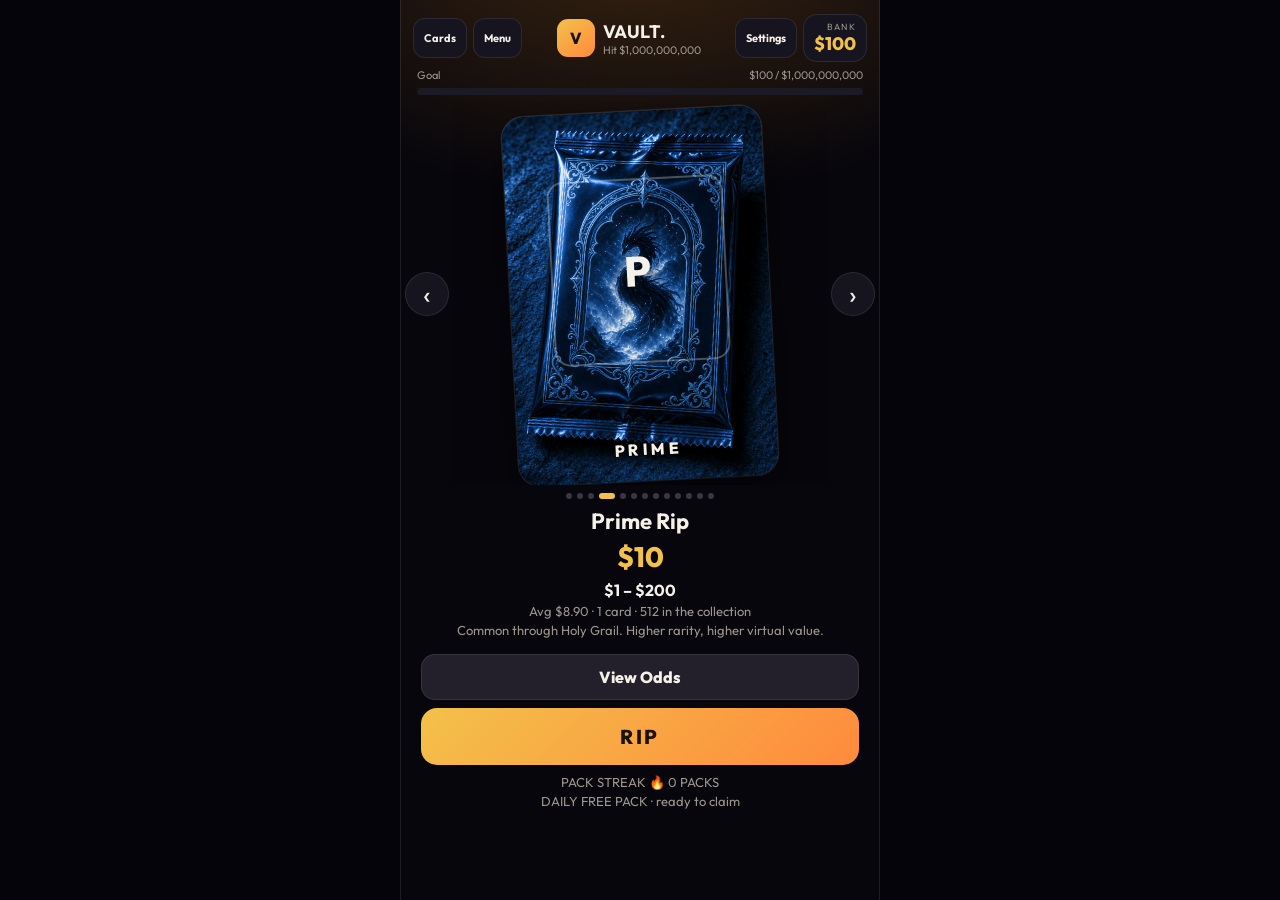
<file: index.html>
<!DOCTYPE html>
<html lang="en">
  <head>
    <meta charset="UTF-8" />
    <meta name="viewport" content="width=device-width, initial-scale=1, maximum-scale=1, viewport-fit=cover, user-scalable=no" />
    <meta name="theme-color" content="#07060c" />
    <meta name="apple-mobile-web-app-capable" content="yes" />
    <title>VAULT.</title>
    <link rel="stylesheet" href="css/style.css?v=8" />
    <link rel="preconnect" href="https://fonts.googleapis.com" />
    <link rel="preconnect" href="https://fonts.gstatic.com" crossorigin />
    <link
      href="https://fonts.googleapis.com/css2?family=Cinzel:wght@700&family=Outfit:wght@400;500;700;800&display=swap"
      rel="stylesheet"
    />
  </head>
  <body>
    <div id="app">
      <header class="topbar">
        <div class="side-btns">
          <button class="icon-btn" id="binderBtn" type="button">Cards</button>
          <button class="icon-btn" id="menuBtn" type="button">Menu</button>
        </div>
        <div class="brand">
          <span class="brand-mark">V</span>
          <div>
            <h1>VAULT.</h1>
            <p>Hit $1,000,000,000</p>
          </div>
        </div>
        <div class="wallet-wrap">
          <button class="icon-btn" id="settingsBtn" type="button">Settings</button>
          <div class="wallet">
            <span class="wallet-label">Bank</span>
            <span class="wallet-amount" id="balance">$100</span>
          </div>
        </div>
      </header>

      <div class="goal">
        <div class="goal-row">
          <span>Goal</span>
          <span id="goalText">$0 / $1,000,000,000</span>
        </div>
        <div class="goal-track"><i id="goalBar"></i></div>
      </div>

      <main id="browse">
        <div class="carousel">
          <button class="nav-arrow" id="prevBtn" type="button" aria-label="Previous pack">‹</button>
          <div class="viewport" id="viewport">
            <div class="track" id="track"></div>
          </div>
          <button class="nav-arrow" id="nextBtn" type="button" aria-label="Next pack">›</button>
        </div>
        <div class="dots" id="dots"></div>
        <section class="pack-info" id="packInfo"></section>
      </main>
    </div>

    <div id="open-overlay" class="overlay" hidden>
      <canvas id="fx"></canvas>
      <div id="flash"></div>
      <div id="open-stage"></div>
    </div>

    <div id="odds-overlay" class="overlay sheet" hidden></div>
    <div id="binder-overlay" class="overlay sheet" hidden></div>
    <div id="hub-overlay" class="overlay sheet" hidden></div>
    <div id="settings-overlay" class="overlay sheet" hidden></div>
    <div id="confirm-pop" class="overlay modal" hidden></div>
    <div id="modal" class="overlay modal" hidden></div>
    <div id="toast" class="toast" hidden></div>

    <script src="js/data.js?v=8"></script>
    <script src="js/catalog.js?v=8"></script>
    <script src="js/audio.js?v=5"></script>
    <script src="js/fx.js?v=3"></script>
    <script src="js/app.js?v=8"></script>
    <script src="js/menus.js?v=3"></script>
    <script src="js/features.js?v=8"></script>
  </body>
</html>
</file>
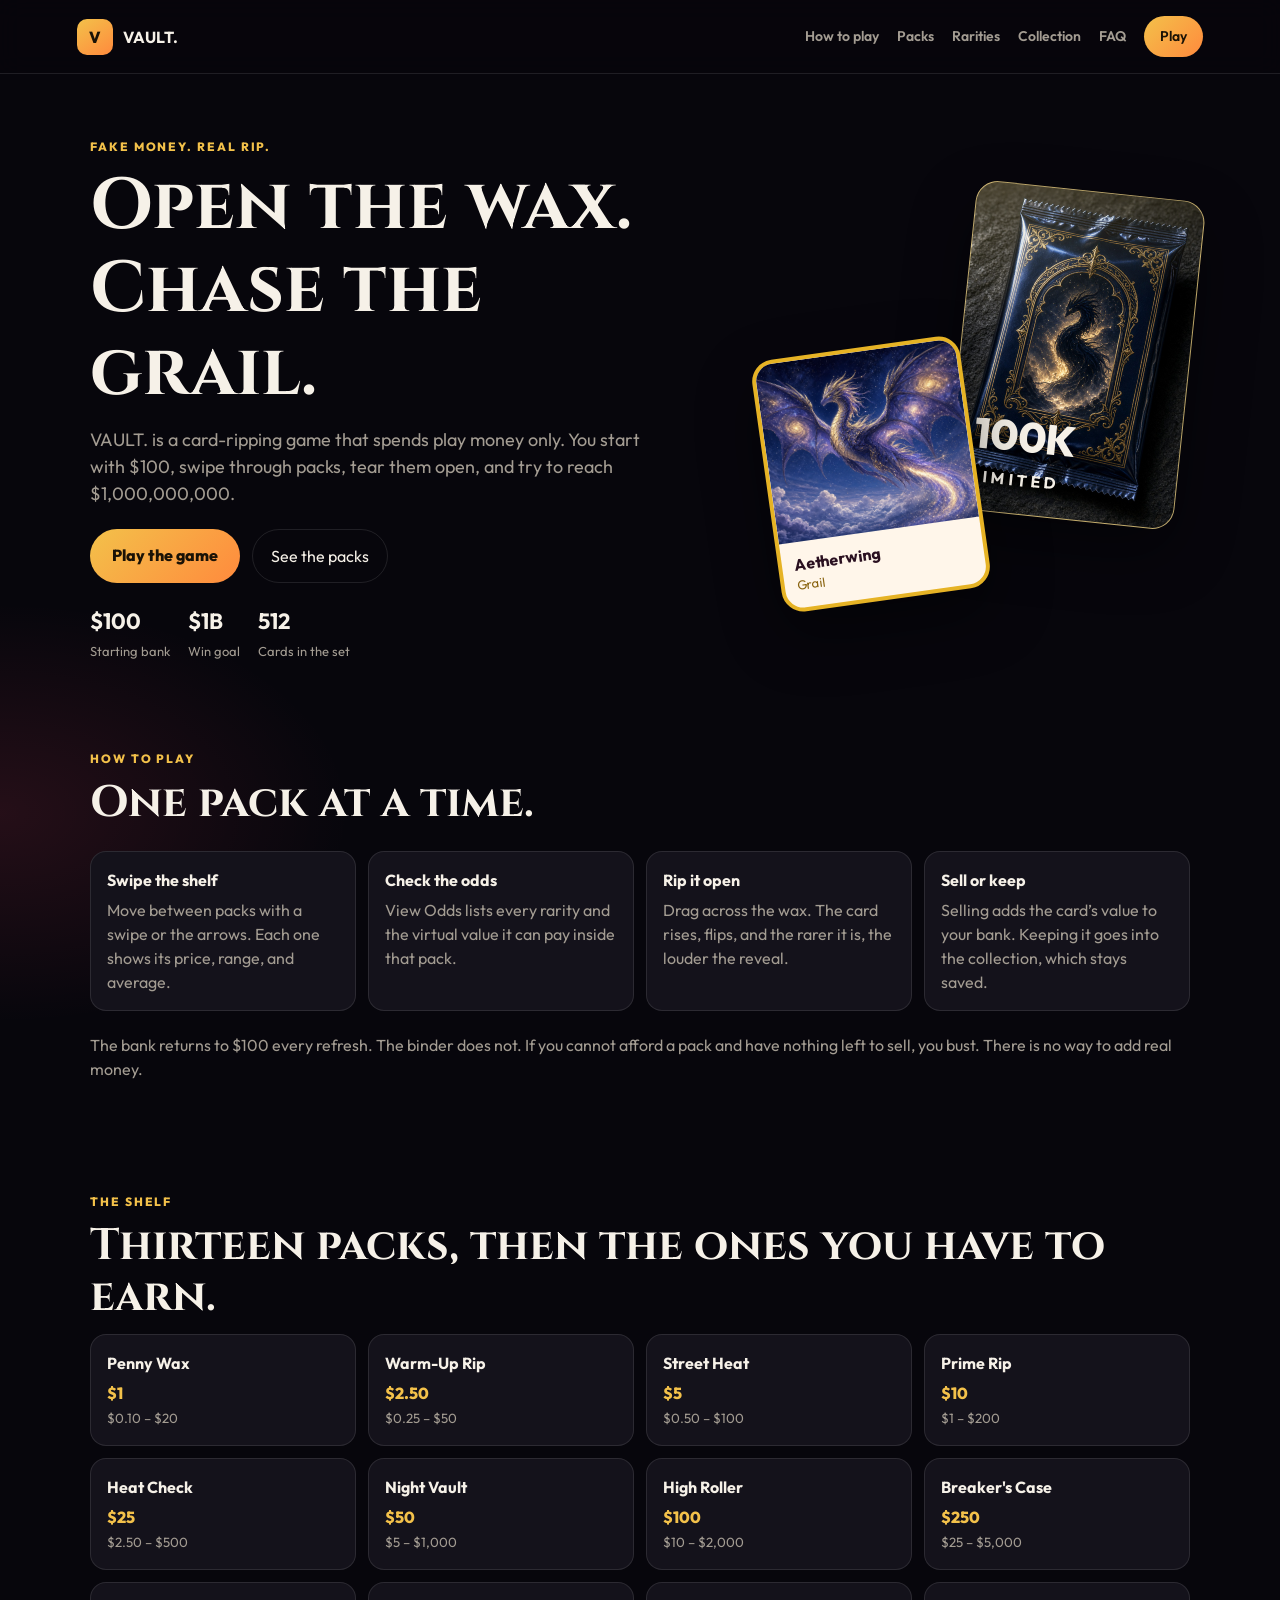
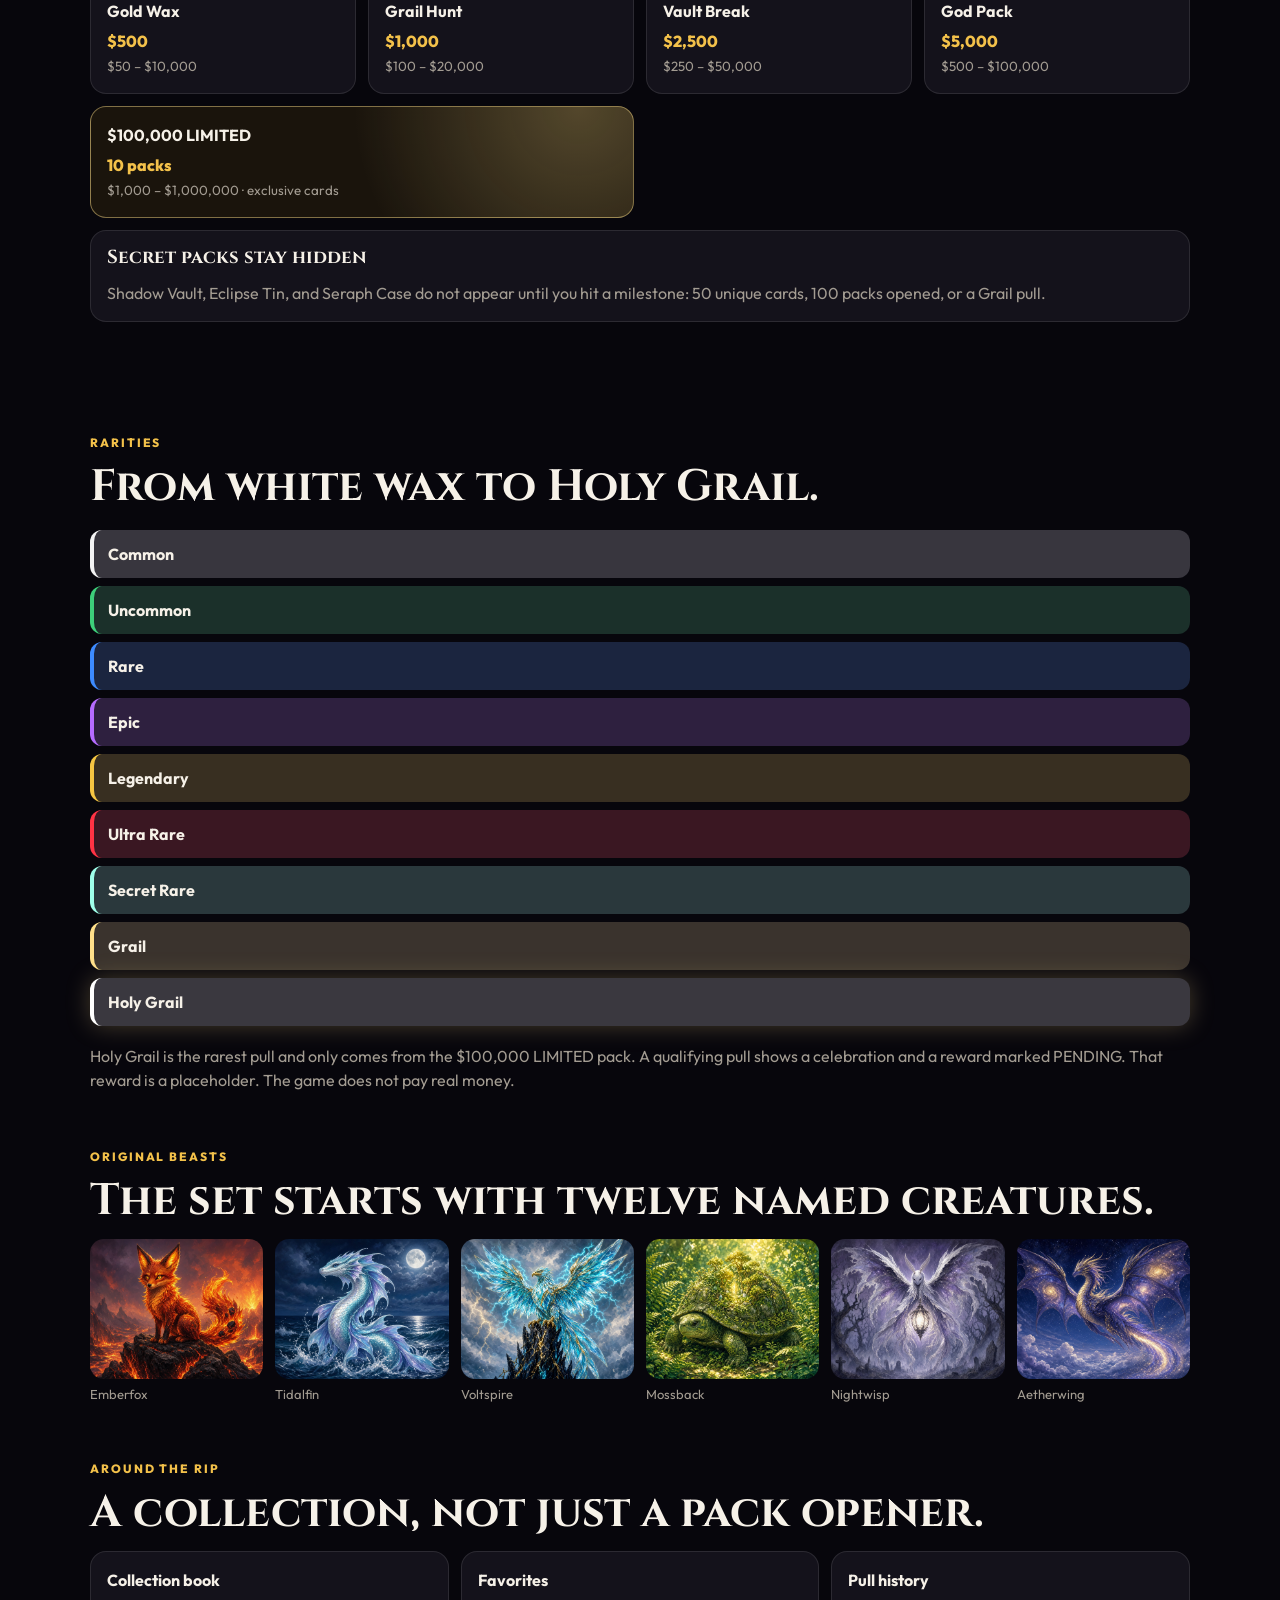
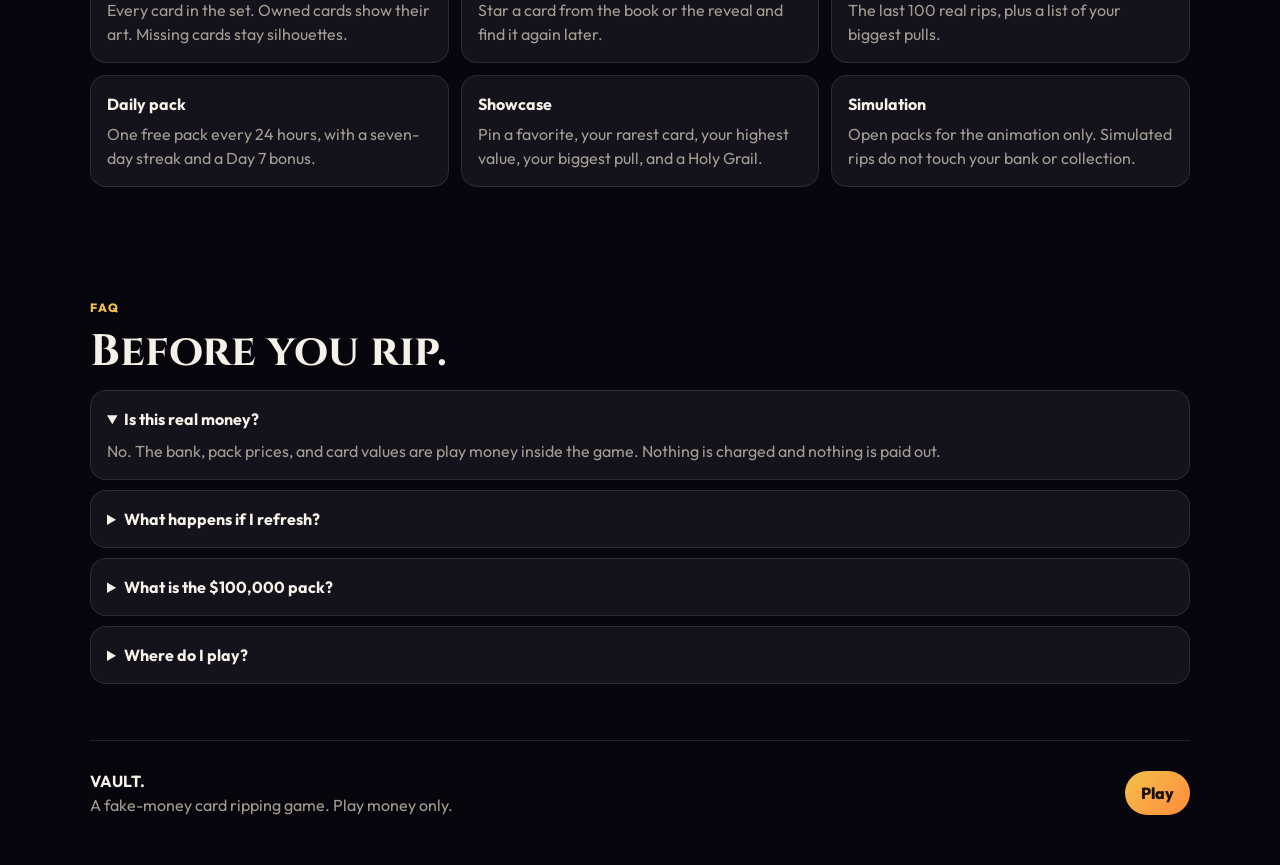
<file: mr-gamble/index.html>
﻿<!DOCTYPE html>
<html lang="en">
  <head>
    <meta charset="UTF-8" />
    <meta http-equiv="refresh" content="0; url=/vault/index.html" />
    <title>VAULT.</title>
    <script>location.replace("/vault/index.html");</script>
  </head>
  <body>
    <p><a href="/vault/index.html">VAULT.</a></p>
  </body>
</html>
</file>
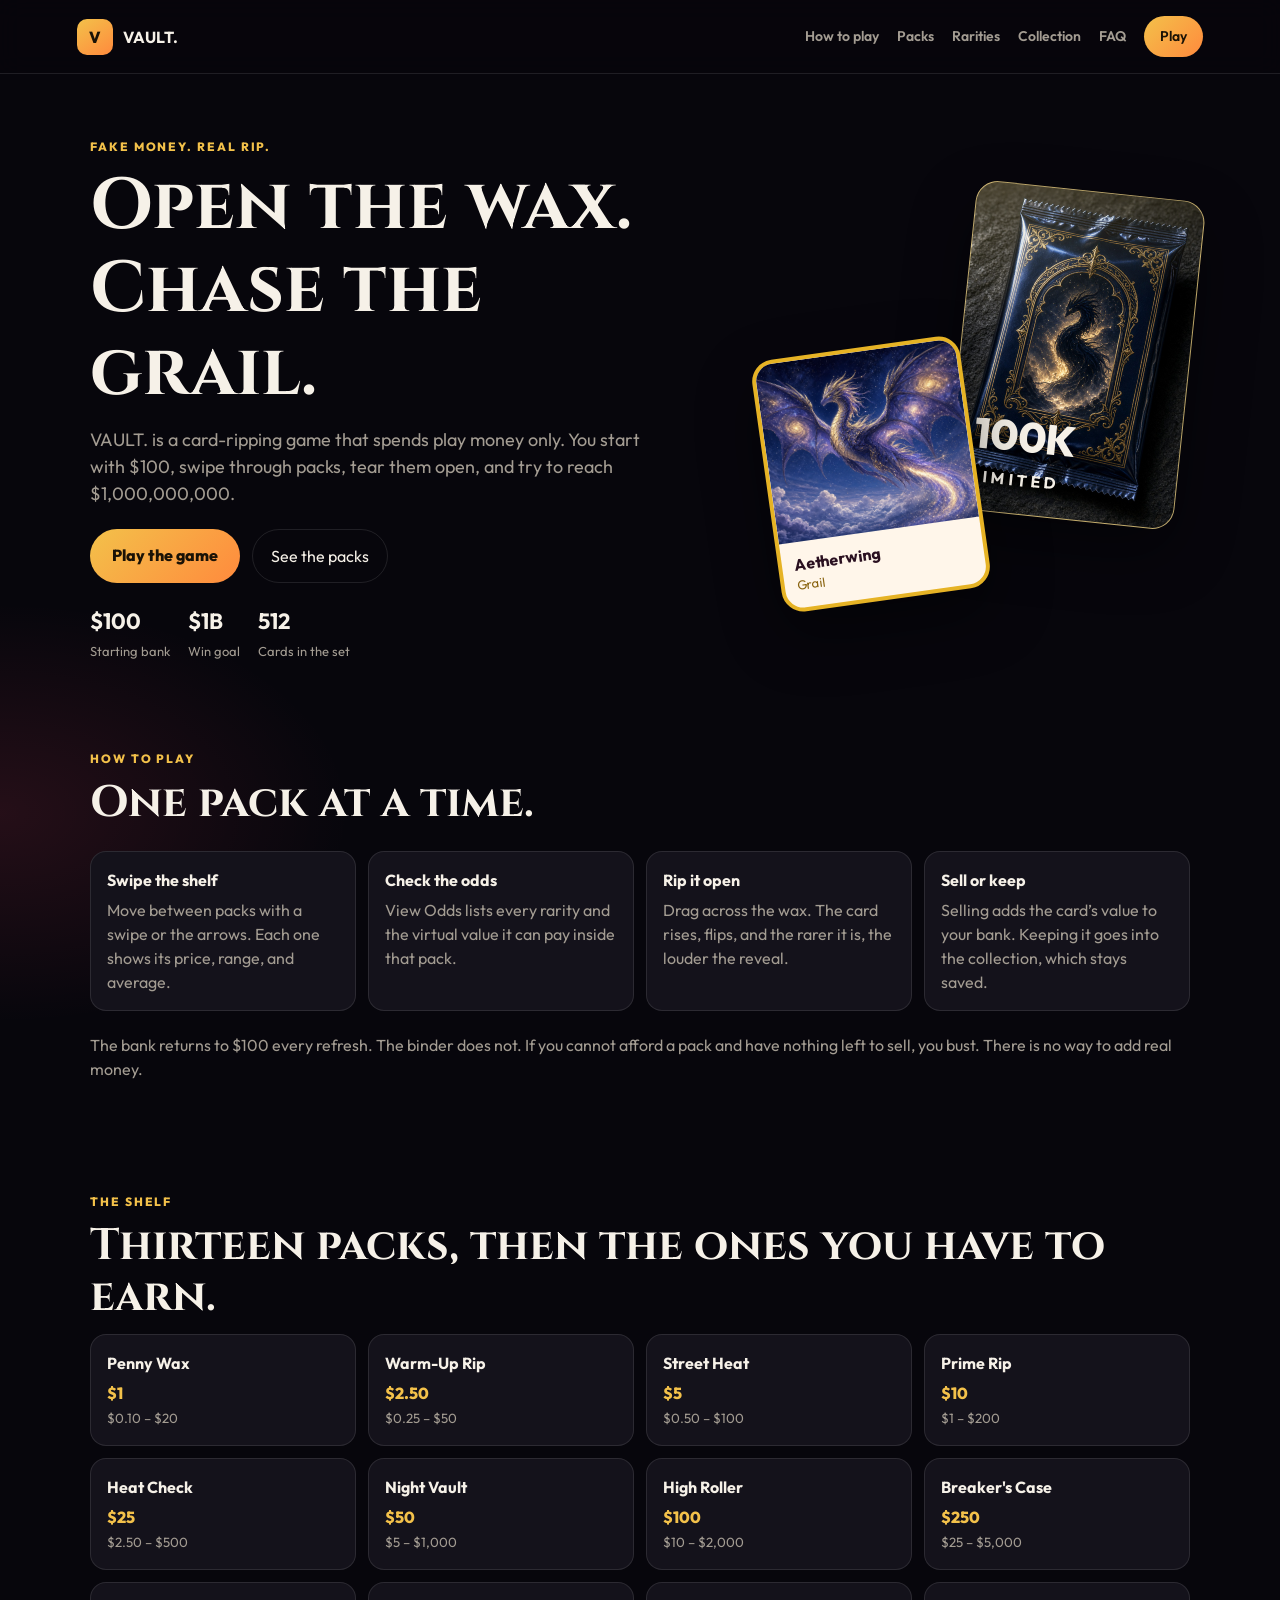
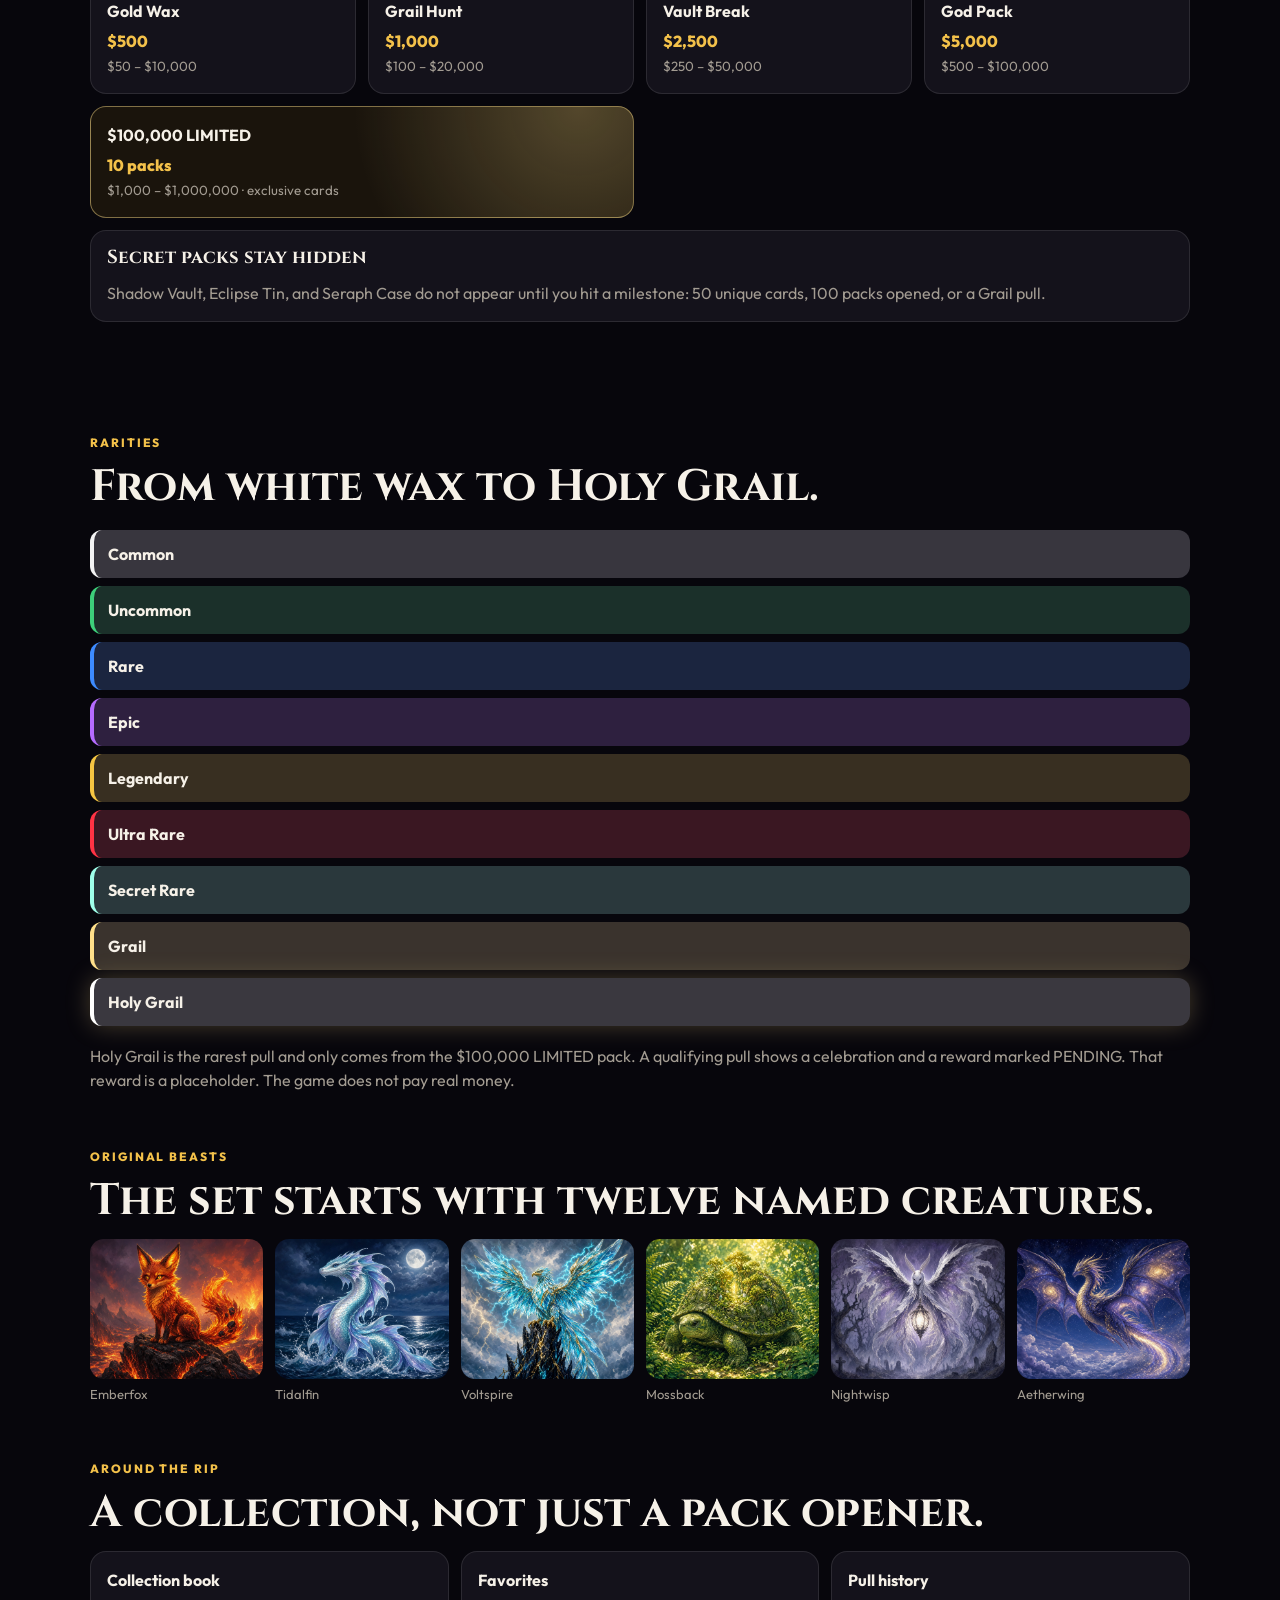
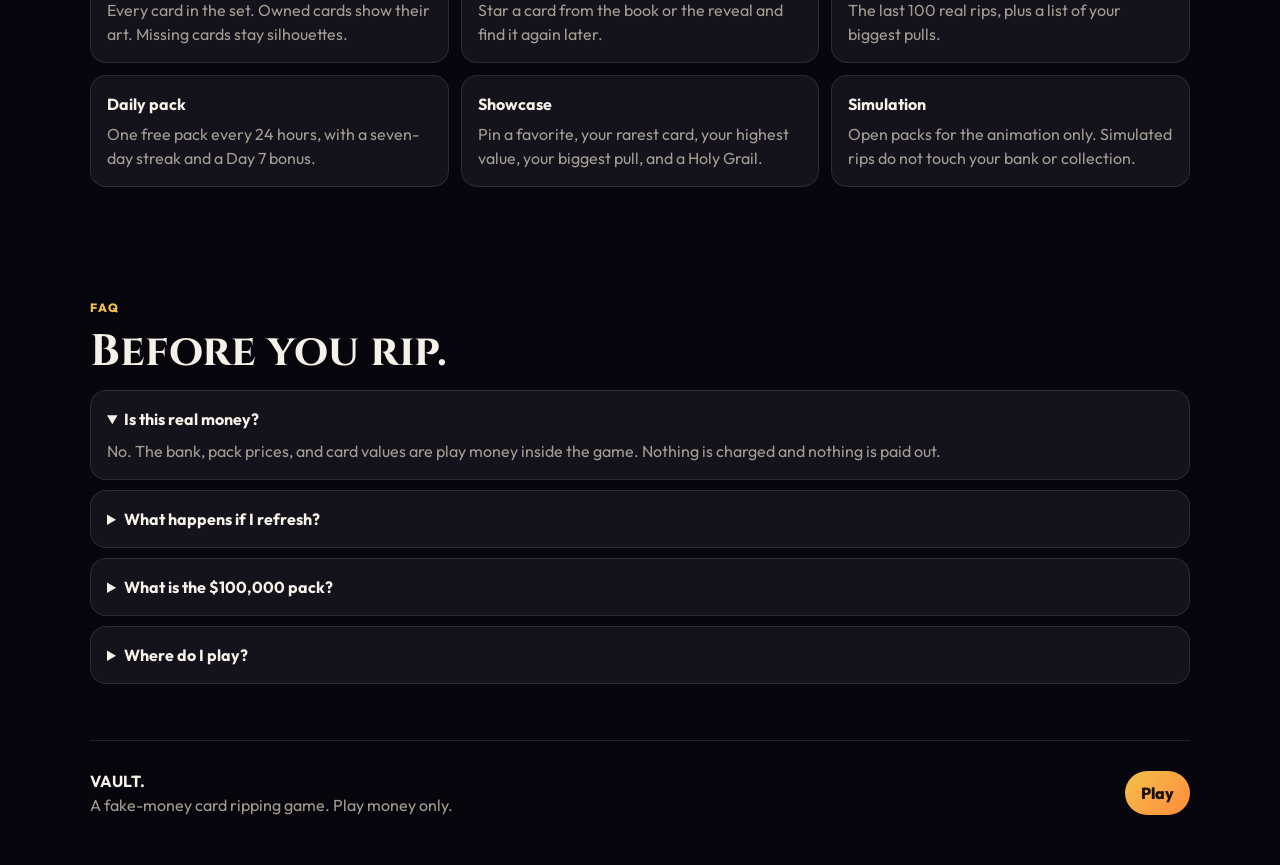
<file: vault/index.html>
<!DOCTYPE html>
<html lang="en">
  <head>
    <meta charset="UTF-8" />
    <meta name="viewport" content="width=device-width, initial-scale=1" />
    <meta name="description" content="VAULT. is a fake-money card ripping game. Start with $100, open packs, and try to hit $1,000,000,000." />
    <title>VAULT. — Card ripping, fake money</title>
    <link rel="preconnect" href="https://fonts.googleapis.com" />
    <link rel="preconnect" href="https://fonts.gstatic.com" crossorigin />
    <link href="https://fonts.googleapis.com/css2?family=Cinzel:wght@700&family=Outfit:wght@400;500;600;700;800&display=swap" rel="stylesheet" />
    <link rel="stylesheet" href="site.css" />
  </head>
  <body>
    <header class="nav">
      <a class="brand" href="#top">
        <span>V</span>
        <strong>VAULT.</strong>
      </a>
      <button class="nav-toggle" type="button" aria-expanded="false" aria-controls="nav-links">Menu</button>
      <nav id="nav-links">
        <a href="#play">How to play</a>
        <a href="#packs">Packs</a>
        <a href="#rarities">Rarities</a>
        <a href="#collection">Collection</a>
        <a href="#faq">FAQ</a>
        <a class="play" href="../index.html">Play</a>
      </nav>
    </header>

    <main id="top">
      <section class="hero">
        <div class="hero-copy">
          <p class="kicker">Fake money. Real rip.</p>
          <h1>Open the wax. Chase the grail.</h1>
          <p class="lede">
            VAULT. is a card-ripping game that spends play money only. You start with $100, swipe through packs, tear them open, and try to reach $1,000,000,000.
          </p>
          <div class="hero-actions">
            <a class="play big" href="../index.html">Play the game</a>
            <a class="quiet" href="#packs">See the packs</a>
          </div>
          <ul class="facts">
            <li><b>$100</b><span>Starting bank</span></li>
            <li><b>$1B</b><span>Win goal</span></li>
            <li><b>512</b><span>Cards in the set</span></li>
          </ul>
        </div>
        <div class="hero-stage" aria-hidden="true">
          <article class="wax">
            <em>100K</em>
            <strong>LIMITED</strong>
          </article>
          <article class="tcg">
            <img src="../assets/aetherwing.png" alt="" />
            <div>
              <b>Aetherwing</b>
              <span>Grail</span>
            </div>
          </article>
        </div>
      </section>

      <section id="play" class="panel">
        <p class="kicker">How to play</p>
        <h2>One pack at a time.</h2>
        <ol class="steps">
          <li>
            <b>Swipe the shelf</b>
            <span>Move between packs with a swipe or the arrows. Each one shows its price, range, and average.</span>
          </li>
          <li>
            <b>Check the odds</b>
            <span>View Odds lists every rarity and the virtual value it can pay inside that pack.</span>
          </li>
          <li>
            <b>Rip it open</b>
            <span>Drag across the wax. The card rises, flips, and the rarer it is, the louder the reveal.</span>
          </li>
          <li>
            <b>Sell or keep</b>
            <span>Selling adds the card’s value to your bank. Keeping it goes into the collection, which stays saved.</span>
          </li>
        </ol>
        <p class="note">The bank returns to $100 every refresh. The binder does not. If you cannot afford a pack and have nothing left to sell, you bust. There is no way to add real money.</p>
      </section>

      <section id="packs" class="panel">
        <p class="kicker">The shelf</p>
        <h2>Thirteen packs, then the ones you have to earn.</h2>
        <div class="pack-grid">
          <article><b>Penny Wax</b><span>$1</span><small>$0.10 – $20</small></article>
          <article><b>Warm-Up Rip</b><span>$2.50</span><small>$0.25 – $50</small></article>
          <article><b>Street Heat</b><span>$5</span><small>$0.50 – $100</small></article>
          <article><b>Prime Rip</b><span>$10</span><small>$1 – $200</small></article>
          <article><b>Heat Check</b><span>$25</span><small>$2.50 – $500</small></article>
          <article><b>Night Vault</b><span>$50</span><small>$5 – $1,000</small></article>
          <article><b>High Roller</b><span>$100</span><small>$10 – $2,000</small></article>
          <article><b>Breaker's Case</b><span>$250</span><small>$25 – $5,000</small></article>
          <article><b>Gold Wax</b><span>$500</span><small>$50 – $10,000</small></article>
          <article><b>Grail Hunt</b><span>$1,000</span><small>$100 – $20,000</small></article>
          <article><b>Vault Break</b><span>$2,500</span><small>$250 – $50,000</small></article>
          <article><b>God Pack</b><span>$5,000</span><small>$500 – $100,000</small></article>
          <article class="featured"><b>$100,000 LIMITED</b><span>10 packs</span><small>$1,000 – $1,000,000 · exclusive cards</small></article>
        </div>
        <div class="secret">
          <h3>Secret packs stay hidden</h3>
          <p>Shadow Vault, Eclipse Tin, and Seraph Case do not appear until you hit a milestone: 50 unique cards, 100 packs opened, or a Grail pull.</p>
        </div>
      </section>

      <section id="rarities" class="panel">
        <p class="kicker">Rarities</p>
        <h2>From white wax to Holy Grail.</h2>
        <ul class="ladder">
          <li style="--c:#f4f4f4">Common</li>
          <li style="--c:#3dcf7a">Uncommon</li>
          <li style="--c:#3d8bff">Rare</li>
          <li style="--c:#b56bff">Epic</li>
          <li style="--c:#f5c542">Legendary</li>
          <li style="--c:#ff3344">Ultra Rare</li>
          <li style="--c:#9fffea">Secret Rare</li>
          <li style="--c:#ffe08a">Grail</li>
          <li class="holy" style="--c:#fff">Holy Grail</li>
        </ul>
        <p class="note">Holy Grail is the rarest pull and only comes from the $100,000 LIMITED pack. A qualifying pull shows a celebration and a reward marked PENDING. That reward is a placeholder. The game does not pay real money.</p>
      </section>

      <section class="beasts">
        <p class="kicker">Original beasts</p>
        <h2>The set starts with twelve named creatures.</h2>
        <div class="beast-row">
          <figure><img src="../assets/emberfox.png" alt="Emberfox" /><figcaption>Emberfox</figcaption></figure>
          <figure><img src="../assets/tidalfin.png" alt="Tidalfin" /><figcaption>Tidalfin</figcaption></figure>
          <figure><img src="../assets/voltspire.png" alt="Voltspire" /><figcaption>Voltspire</figcaption></figure>
          <figure><img src="../assets/mossback.png" alt="Mossback" /><figcaption>Mossback</figcaption></figure>
          <figure><img src="../assets/nightwisp.png" alt="Nightwisp" /><figcaption>Nightwisp</figcaption></figure>
          <figure><img src="../assets/aetherwing.png" alt="Aetherwing" /><figcaption>Aetherwing</figcaption></figure>
        </div>
      </section>

      <section id="collection" class="panel">
        <p class="kicker">Around the rip</p>
        <h2>A collection, not just a pack opener.</h2>
        <div class="feature-grid">
          <article><b>Collection book</b><span>Every card in the set. Owned cards show their art. Missing cards stay silhouettes.</span></article>
          <article><b>Favorites</b><span>Star a card from the book or the reveal and find it again later.</span></article>
          <article><b>Pull history</b><span>The last 100 real rips, plus a list of your biggest pulls.</span></article>
          <article><b>Daily pack</b><span>One free pack every 24 hours, with a seven-day streak and a Day 7 bonus.</span></article>
          <article><b>Showcase</b><span>Pin a favorite, your rarest card, your highest value, your biggest pull, and a Holy Grail.</span></article>
          <article><b>Simulation</b><span>Open packs for the animation only. Simulated rips do not touch your bank or collection.</span></article>
        </div>
      </section>

      <section id="faq" class="panel faq">
        <p class="kicker">FAQ</p>
        <h2>Before you rip.</h2>
        <details open>
          <summary>Is this real money?</summary>
          <p>No. The bank, pack prices, and card values are play money inside the game. Nothing is charged and nothing is paid out.</p>
        </details>
        <details>
          <summary>What happens if I refresh?</summary>
          <p>Your bank goes back to $100. Cards you kept, pull history, and the limited-pack supply stay on this device.</p>
        </details>
        <details>
          <summary>What is the $100,000 pack?</summary>
          <p>An extremely limited pack with its own look and exclusive cards. Only 10 exist. When they are gone, it says SOLD OUT.</p>
        </details>
        <details>
          <summary>Where do I play?</summary>
          <p>Open the game from this site. It runs in the browser on your computer. Your collection is saved in this browser.</p>
        </details>
      </section>
    </main>

    <footer>
      <div>
        <strong>VAULT.</strong>
        <p>A fake-money card ripping game. Play money only.</p>
      </div>
      <a class="play" href="../index.html">Play</a>
    </footer>
    <div class="intro" id="intro" hidden>
      <div class="intro-glow"></div>
      <div class="intro-pack" id="introPack">
        <span>V</span>
        <strong>RIP</strong>
      </div>
      <div class="intro-flash"></div>
    </div>
    <script src="site.js"></script>
  </body>
</html>
</file>
<file: css/style.css>
:root {
  --bg: #07060c;
  --line: rgba(255, 255, 255, 0.09);
  --gold: #f3c14a;
  --gold-2: #ff8a3d;
  --text: #f6f1e8;
  --muted: #9c968c;
  --safe: env(safe-area-inset-bottom, 0px);
}

* { box-sizing: border-box; }
html, body {
  margin: 0;
  min-height: 100%;
  background: radial-gradient(900px 520px at 50% -8%, #3a2410 0%, var(--bg) 52%);
  color: var(--text);
  font-family: Outfit, system-ui, sans-serif;
  user-select: none;
  overflow-x: hidden;
  touch-action: pan-y;
}
button { font: inherit; color: inherit; cursor: pointer; }

#app {
  max-width: 480px;
  margin: 0 auto;
  min-height: 100vh;
  padding-bottom: calc(18px + var(--safe));
}

.topbar {
  display: flex;
  justify-content: space-between;
  align-items: center;
  gap: 8px;
  padding: 14px 12px 6px;
}
.brand { display: flex; gap: 8px; align-items: center; min-width: 0; }
.brand-mark {
  width: 38px; height: 38px; border-radius: 11px; display: grid; place-items: center;
  background: linear-gradient(145deg, var(--gold), var(--gold-2));
  color: #1a1206; font-weight: 800;
}
.brand h1 { margin: 0; font-size: 18px; }
.brand p { margin: 0; color: var(--muted); font-size: 11px; }
.wallet-wrap { display: flex; gap: 6px; align-items: center; }
.icon-btn {
  min-width: 44px; height: 40px; padding: 0 10px; border-radius: 12px;
  border: 1px solid var(--line); background: #16141e; font-size: 11px; font-weight: 700;
}
.wallet {
  border: 1px solid var(--line); background: #16141e; border-radius: 14px; padding: 6px 10px; text-align: right;
}
.wallet-label { display: block; font-size: 9px; letter-spacing: 0.14em; text-transform: uppercase; color: var(--muted); }
.wallet-amount { font-size: 18px; font-weight: 800; color: var(--gold); }

.goal { padding: 0 16px 8px; }
.goal-row { display: flex; justify-content: space-between; font-size: 11px; color: var(--muted); margin-bottom: 6px; }
.goal-track { height: 7px; border-radius: 99px; background: #1c1a24; overflow: hidden; }
.goal-track i {
  display: block; height: 100%; width: 0;
  background: linear-gradient(90deg, var(--gold-2), var(--gold));
  transition: width 0.4s ease;
}

.carousel {
  display: grid;
  grid-template-columns: 44px 1fr 44px;
  align-items: center;
  gap: 4px;
  padding: 0 4px;
}
.nav-arrow {
  width: 44px; height: 44px; border-radius: 50%;
  border: 1px solid var(--line); background: #16141e;
  font-size: 28px; line-height: 1;
}
.nav-arrow:disabled { opacity: 0.25; }
.viewport { overflow: hidden; touch-action: pan-y; }
.track {
  display: flex;
  transition: transform 0.38s cubic-bezier(.22,.9,.24,1);
  will-change: transform;
}
.track.dragging { transition: none; }
.slide {
  min-width: 100%;
  display: grid;
  place-items: center;
  padding: 8px 0 4px;
}

.wax {
  width: min(68vw, 260px);
  height: min(96vw, 370px);
  border-radius: 22px;
  position: relative;
  overflow: hidden;
  box-shadow: 0 28px 60px rgba(0,0,0,.5), 0 0 0 1px rgba(255,255,255,.12);
  transform: rotate(-3deg);
  background: #111 url("../assets/pack-foil.png") center/cover no-repeat;
}
.wax::before {
  content: "";
  position: absolute; inset: 0;
  background: var(--wash);
  mix-blend-mode: color;
  opacity: 0.72;
  pointer-events: none;
}
.wax-crest, .wax-tag, .wax-lock { z-index: 1; }
.wax-crest {
  position: absolute; inset: 18% 16% 32%;
  border: 2px solid rgba(255,255,255,.28);
  border-radius: 16px;
  display: grid; place-items: center;
  font-weight: 800; font-size: 42px; letter-spacing: 0.04em;
  text-shadow: 0 10px 24px #000;
}
.wax-tag {
  position: absolute; left: 0; right: 0; bottom: 22px;
  text-align: center; font-weight: 800; letter-spacing: 0.22em; font-size: 16px;
}
.wax-lock {
  position: absolute; inset: 0; background: #0008;
  display: grid; place-items: center; font-weight: 800; letter-spacing: 0.12em;
}

.t1 { --wash: #6d82b4; }
.t2 { --wash: #2f9a68; }
.t3 { --wash: #d45a18; }
.t4 { --wash: #2b78d4; }
.t5 { --wash: #d63b3b; }
.t6 { --wash: #7044d4; }
.t7 { --wash: #d4a21b; }
.t8 { --wash: #1aa8a3; }
.t9 { --wash: #c9a227; }
.t10 { --wash: #d44aa8; }
.t11 { --wash: #d4651c; }
.t12 { --wash: #d43058; }
.t13 { --wash: #e6b325; }

.limited-wax {
  transform: none;
  box-shadow: 0 0 0 2px #ffe08a, 0 0 36px #ffe08a88, 0 28px 60px rgba(0,0,0,.5);
  animation: limitedGlow 2.4s ease-in-out infinite;
}
.limited-wax::after {
  content: "";
  position: absolute; inset: -20%;
  background: conic-gradient(from 0deg, transparent, #fff6, transparent 30%, #ffe08a55, transparent 60%);
  animation: spinfoil 6s linear infinite;
  mix-blend-mode: screen;
  pointer-events: none;
}
.limited-ribbon {
  position: absolute; top: 14px; left: 50%; transform: translateX(-50%);
  z-index: 2; padding: 4px 10px; border-radius: 99px;
  background: #1a1206; color: #ffe08a; font-size: 11px; font-weight: 800; letter-spacing: 0.14em;
}
.limited-kicker {
  margin: 8px 0 0; color: #ffe08a; letter-spacing: 0.16em; font-size: 12px; font-weight: 800;
}
.limited-copy { margin: 4px 0; font-size: 18px; font-weight: 800; color: #fff; }
.limited-copy.sub { font-size: 13px; font-weight: 600; color: #ffe08a; }
#browse.limited-view {
  background:
    radial-gradient(circle at 50% 8%, #ffe08a33, transparent 36%),
    radial-gradient(circle at 80% 90%, #ff4d6d22, transparent 42%);
}
#open-overlay.limited-open { background: radial-gradient(circle at 50% 40%, #3a2a08, #05040a 70%); }
.limited-seal { box-shadow: 0 0 0 2px #ffe08a, 0 0 48px #ffe08a; animation: limitedGlow 1.6s ease-in-out infinite; }

.rarity-secret { --glow: #b8fff2; --ink: #062824; --paper: #e7fffb; }
.rarity-holy { --glow: #fff; --ink: #2a1020; --paper: #fffaf0; }
.rarity-secret .tcg-face { border: 4px solid #9fffea; box-shadow: 0 0 0 2px #063, 0 0 24px #9fffea; }
.rarity-holy .tcg-face {
  border: 6px solid transparent;
  background:
    linear-gradient(var(--paper), var(--paper)) padding-box,
    conic-gradient(from var(--spin, 0deg), #ff4d6d, #ff9a3d, #ffe08a, #3dcf7a, #3d8bff, #b56bff, #ff4d6d) border-box;
  animation: spinborder 2.4s linear infinite;
  box-shadow: 0 0 28px #ffe08a;
}
.holy-badge {
  background: linear-gradient(90deg, #ff4d6d, #ffe08a, #3dcf7a, #3d8bff, #b56bff);
  color: #1a1020;
  animation: holoShift 2s linear infinite;
}
.holy-beams {
  position: absolute; inset: -10%;
  background: repeating-conic-gradient(from 0deg at 50% 42%, #ffe08a22 0 8deg, transparent 8deg 18deg);
  animation: spinfoil 14s linear infinite;
  pointer-events: none;
}
.holy-slow .tcg-face, .holy-slow .tcg-back { transition-duration: 1.7s; }
.slow-reveal { animation-timing-function: cubic-bezier(.16,.84,.2,1); }
.holy-celebrate {
  position: absolute; top: 8px; left: 12px; right: 12px; z-index: 5;
  text-align: center; padding: 12px; border-radius: 16px;
  background: #120c18ee; border: 1px solid #ffe08a;
  box-shadow: 0 0 24px #ffe08a66;
}
.holy-celebrate p { margin: 0; font-weight: 800; letter-spacing: 0.04em; }
.holy-celebrate b { display: block; font-size: 22px; margin: 4px 0; }
.holy-celebrate span, .holy-celebrate small { display: block; color: #ffe08a; }
.reward-table { display: grid; gap: 8px; margin: 8px 0 16px; }
.reward-head, .reward-row { display: grid; grid-template-columns: 1.4fr .8fr .8fr; gap: 8px; align-items: center; font-size: 13px; }
.reward-head { color: var(--muted); letter-spacing: 0.08em; text-transform: uppercase; font-size: 11px; }
.reward-row { padding: 8px 0; border-top: 1px solid var(--line); }
.reward-row small { display: block; color: var(--muted); }
.gfx-low .holy-beams, .gfx-low .limited-wax::after { display: none; }

@keyframes limitedGlow { 50% { filter: brightness(1.25); } }
@keyframes spinfoil { to { transform: rotate(360deg); } }
@keyframes holoShift { to { filter: hue-rotate(360deg); } }

.dots { display: flex; justify-content: center; gap: 5px; padding: 8px 0 4px; }
.dots i { width: 6px; height: 6px; border-radius: 99px; background: #3a3744; }
.dots i.on { width: 16px; background: var(--gold); }

.pack-info { padding: 4px 20px 16px; text-align: center; }
.pack-info h2 { margin: 0 0 4px; font-size: 22px; }
.pack-price { margin: 0; font-size: 28px; font-weight: 800; color: var(--gold); }
.range { margin: 6px 0 2px; font-size: 16px; font-weight: 700; }
.meta { margin: 0; color: var(--muted); font-size: 13px; line-height: 1.45; }
.actions { display: grid; gap: 8px; margin-top: 14px; }
.rip {
  border: 0; border-radius: 16px; padding: 16px;
  background: linear-gradient(135deg, var(--gold), var(--gold-2));
  color: #1a1206; font-weight: 800; font-size: 20px; letter-spacing: 0.12em;
}
.rip:disabled { opacity: 0.35; }
.ghost, .primary {
  border: 0; border-radius: 14px; padding: 12px; font-weight: 800;
}
.ghost { background: #23202c; border: 1px solid var(--line); }
.primary { background: linear-gradient(135deg, var(--gold), var(--gold-2)); color: #1a1206; }

.overlay {
  position: fixed; inset: 0; z-index: 30;
  background: #07060c;
  display: grid; place-items: center;
}
.overlay[hidden] { display: none; }
.sheet { align-items: end; justify-items: center; background: #000a; }
.sheet-card {
  width: min(480px, 100%);
  max-height: 86vh;
  overflow: auto;
  background: #121018;
  border-top: 1px solid var(--line);
  border-radius: 22px 22px 0 0;
  padding: 18px 16px calc(20px + var(--safe));
}
.odds-row {
  display: flex; justify-content: space-between; align-items: center;
  padding: 10px 0; border-bottom: 1px solid var(--line); font-size: 14px;
}
.odds-row b { color: var(--r, var(--text)); }

#fx { position: absolute; inset: 0; width: 100%; height: 100%; pointer-events: none; }
#flash { position: absolute; inset: 0; pointer-events: none; opacity: 0; background: white; mix-blend-mode: overlay; }
#flash.burst { animation: flash 0.45s ease; }
#flash.gold { background: #ffe7a3; animation: flash 0.7s ease; }
#flash.mythic { background: radial-gradient(circle, #fff, #ff4d6d 40%, #7a00ff); animation: flash 1s ease; }
#open-stage { position: relative; z-index: 2; width: min(360px, 92vw); display: flex; flex-direction: column; align-items: center; }

.pack {
  width: 220px; height: 320px; margin: 0 auto; border-radius: 20px;
  box-shadow: 0 24px 70px rgba(0,0,0,.55);
  position: relative; overflow: hidden; border: 0; padding: 0; color: #fff;
  animation: float 2.4s ease-in-out infinite;
}
.pack.glow { box-shadow: 0 0 40px var(--accent, var(--gold)), 0 24px 70px #000; filter: brightness(1.15); }
.pack.shake { animation: packshake 0.42s linear infinite; }
.pack.rip { animation: packrip 0.7s ease forwards; }
.pack .wax { width: 100%; height: 100%; transform: none; box-shadow: none; }
.hint { text-align: center; color: var(--muted); margin-top: 16px; font-size: 14px; }
.card-stage { min-height: 420px; display: grid; place-items: center; perspective: 1200px; }

.tcg {
  width: 250px; height: 350px; border-radius: 16px;
  position: relative; transform-style: preserve-3d;
  box-shadow: 0 18px 40px rgba(0,0,0,.45);
}
.tcg.mini { width: 100%; height: auto; aspect-ratio: 5/7; }
.tcg-face, .tcg-back {
  position: absolute; inset: 0; border-radius: 16px; backface-visibility: hidden; overflow: hidden;
}
.tcg-back {
  background: radial-gradient(circle at 50% 30%, #3a2a12, #120e18 70%);
  display: grid; place-items: center; border: 3px solid #c9a227;
}
.tcg-back span {
  width: 86px; height: 86px; border-radius: 50%; display: grid; place-items: center;
  background: linear-gradient(145deg, var(--gold), var(--gold-2));
  color: #1a1206; font-weight: 800; font-size: 28px;
}
.tcg.flipped .tcg-face { transform: rotateY(0deg); }
.tcg.flipped .tcg-back { transform: rotateY(180deg); }
.tcg-face { transform: rotateY(-180deg); padding: 8px; display: flex; flex-direction: column; }
.tcg.instant .tcg-face, .tcg.instant .tcg-back { transition: none; }
.tcg-face, .tcg-back { transition: transform 0.62s cubic-bezier(.2,.8,.2,1); }

.rarity-common { --glow: #b9b9c4; --ink: #222; --paper: #ece6d6; }
.rarity-uncommon { --glow: #4ad67a; --ink: #16301c; --paper: #e8f6e8; }
.rarity-rare { --glow: #4aa3ff; --ink: #10233d; --paper: #e4eefc; }
.rarity-epic { --glow: #c56bff; --ink: #2a1240; --paper: #f1e5ff; }
.rarity-legendary { --glow: #f5c542; --ink: #3a2508; --paper: #fff3c6; }
.rarity-ultra { --glow: #ff7ad9; --ink: #3a1230; --paper: #ffe4f6; }
.rarity-grail { --glow: #ff4d6d; --ink: #3a0712; --paper: #ffe0e8; }

.tcg-face {
  background: linear-gradient(180deg, color-mix(in srgb, var(--glow) 35%, #fff) 0%, var(--paper) 18%, var(--paper) 100%);
  border: 4px solid var(--glow); color: var(--ink);
  box-shadow: inset 0 0 0 2px rgba(255,255,255,.35), 0 0 24px color-mix(in srgb, var(--glow) 45%, transparent);
}
.tcg-head { display: flex; justify-content: space-between; align-items: baseline; gap: 8px; }
.tcg-name { font-family: Cinzel, serif; font-size: 15px; font-weight: 700; }
.tcg.mini .tcg-name { font-size: 11px; }
.tcg-hp { font-size: 12px; font-weight: 800; color: #c0392b; }
.tcg-art { margin: 6px 0; border-radius: 8px; overflow: hidden; height: 148px; position: relative; border: 2px solid rgba(0,0,0,.18); background: #111; }
.tcg.mini .tcg-art { height: 86px; margin: 4px 0; }
.tcg-art img { width: 100%; height: 100%; object-fit: cover; display: block; }
.type-chip {
  display: inline-flex; align-self: flex-start; font-size: 10px; font-weight: 800;
  letter-spacing: 0.08em; text-transform: uppercase; background: var(--type); color: #fff;
  border-radius: 99px; padding: 2px 7px;
}
.attacks { font-size: 11px; display: grid; gap: 5px; margin-top: 6px; }
.atk { display: flex; justify-content: space-between; border-top: 1px solid rgba(0,0,0,.12); padding-top: 4px; }
.flavor { font-size: 10px; font-style: italic; opacity: 0.75; margin-top: auto; }
.tcg-foot { display: flex; justify-content: space-between; font-size: 10px; font-weight: 700; margin-top: 6px; }
.holo .tcg-art::after, .fullholo::after {
  content: ""; position: absolute; inset: 0; pointer-events: none;
  background: linear-gradient(110deg, transparent 25%, rgba(255,255,255,.55) 42%, #ff9ed8 48%, #7af 54%, transparent 70%);
  background-size: 220% 220%; mix-blend-mode: color-dodge; animation: holo 2.6s linear infinite; opacity: 0.7;
}
.fullholo::after { border-radius: 12px; }

.fly-in { animation: flyin 0.55s cubic-bezier(.16,1,.3,1); }
.fly-in.rare { animation: flyin-rare 0.85s cubic-bezier(.16,1,.3,1); }
.fly-in.legendary { animation: flyin-leg 1.15s cubic-bezier(.16,1,.3,1); }
.fly-in.grail { animation: flyin-myth 1.55s cubic-bezier(.16,1,.3,1); }
.pulse-glow { animation: pulse 1.2s ease-in-out infinite; }
.slow-spin { animation: wobble 1.6s ease-in-out infinite; }
.rarity-banner { text-align: center; font-weight: 800; letter-spacing: 0.18em; text-transform: uppercase; margin-bottom: 6px; }
.rarity-banner.rarity-rare { color: #4aa3ff; text-shadow: 0 0 18px #4aa3ff; }
.rarity-banner.rarity-epic { color: #c56bff; text-shadow: 0 0 18px #c56bff; }
.rarity-banner.rarity-legendary { color: #f5c542; text-shadow: 0 0 18px #f5c542; }
.rarity-banner.rarity-ultra { color: #ff7ad9; text-shadow: 0 0 18px #ff7ad9; }
.rarity-banner.rarity-grail { color: #ff4d6d; text-shadow: 0 0 22px #ff4d6d; }
.value-stamp { font-size: 32px; font-weight: 800; color: var(--gold); margin: 8px 0 0; }
.controls { display: flex; gap: 8px; margin-top: 14px; width: 100%; }
.controls button { flex: 1; }

.binder-grid { display: grid; grid-template-columns: 1fr 1fr; gap: 10px; }
.mini-wrap { position: relative; }
.qty-badge { position: absolute; top: 6px; left: 6px; z-index: 2; background: #000a; border-radius: 99px; font-size: 11px; padding: 2px 7px; }
.sell { width: 100%; margin-top: 8px; border: 1px solid var(--line); background: #1a1822; border-radius: 10px; padding: 8px; }
.stat-row { display: grid; grid-template-columns: 1fr 1fr; gap: 8px; margin-bottom: 12px; }
.stat-row div { background: #1a1822; border-radius: 12px; padding: 10px; }
.stat-row b { display: block; font-size: 20px; }
.stat-row span { color: var(--muted); font-size: 12px; }
.empty { text-align: center; color: var(--muted); padding: 24px; }

.modal { z-index: 40; }
.modal-card {
  width: min(360px, 90vw); background: #16141e; border: 1px solid var(--line);
  border-radius: 22px; padding: 22px; text-align: center;
}
.toast {
  position: fixed; left: 50%; bottom: 28px; transform: translateX(-50%);
  background: #fff; color: #111; padding: 10px 14px; border-radius: 999px; font-size: 13px; z-index: 50;
}

@keyframes shine { 0% { transform: translateX(-80%); } 60%,100% { transform: translateX(120%); } }
@keyframes float { 50% { transform: translateY(-8px); } }
@keyframes packshake {
  0%,100% { transform: rotate(-2deg); }
  25% { transform: rotate(5deg) translateX(-7px); }
  50% { transform: rotate(-6deg) translateX(8px); }
  75% { transform: rotate(3deg); }
}
@keyframes packrip {
  0% { transform: scale(1); filter: brightness(1); }
  35% { transform: scale(1.1) rotate(8deg); filter: brightness(1.9); }
  100% { transform: scale(0.15) rotate(-28deg); opacity: 0; filter: brightness(3); }
}
@keyframes flyin { from { transform: translateY(90px) scale(0.7); opacity: 0; } to { opacity: 1; } }
@keyframes flyin-rare { from { transform: translateY(120px) rotate(-12deg) scale(0.4); opacity: 0; } 60% { transform: scale(1.08); } to { opacity: 1; } }
@keyframes flyin-leg { from { transform: translateY(160px) scale(0.2); opacity: 0; filter: blur(8px); } to { opacity: 1; filter: blur(0); } }
@keyframes flyin-myth { from { transform: scale(0.08) rotate(-28deg); opacity: 0; } 40% { transform: scale(1.18); } to { opacity: 1; } }
@keyframes pulse { 50% { box-shadow: 0 0 40px var(--glow), 0 0 80px color-mix(in srgb, var(--glow) 50%, transparent); } }
@keyframes wobble { 50% { transform: rotate(-2deg) scale(1.03); } }
@keyframes holo { to { background-position: 200% 50%; } }
@keyframes flash { from { opacity: 0.85; } to { opacity: 0; } }

@property --spin {
  syntax: "<angle>";
  inherits: false;
  initial-value: 0deg;
}
#open-overlay.entering { animation: sceneIn 0.45s ease; }
#open-overlay.zoom-hit .card-stage { animation: camzoom 1.1s ease; }
#open-overlay.gone-dark { background: #000; }
#open-stage { position: relative; z-index: 2; width: min(420px, 100%); min-height: 70vh; display: flex; flex-direction: column; align-items: center; justify-content: center; }

.dust { position: absolute; inset: 0; pointer-events: none; overflow: hidden; }
.dust i {
  position: absolute; width: 4px; height: 4px; border-radius: 50%; background: #fff8;
  left: calc(8% * var(--n, 1)); bottom: -10px;
  animation: mote 4.5s linear infinite;
}
.dust i:nth-child(odd) { left: calc(7% * var(--i)); animation-duration: 6s; }
.dust i:nth-child(1) { left: 12%; animation-delay: 0s; }
.dust i:nth-child(2) { left: 28%; animation-delay: .4s; }
.dust i:nth-child(3) { left: 46%; animation-delay: .8s; }
.dust i:nth-child(4) { left: 63%; animation-delay: .2s; }
.dust i:nth-child(5) { left: 80%; animation-delay: 1s; }
.dust i:nth-child(6) { left: 18%; animation-delay: 1.4s; }
.dust i:nth-child(7) { left: 70%; animation-delay: .6s; }
.dust i:nth-child(8) { left: 38%; animation-delay: 1.8s; }
.dust i:nth-child(9) { left: 88%; animation-delay: .3s; }
.dust i:nth-child(10) { left: 54%; animation-delay: 1.2s; }
.dust i:nth-child(11) { left: 8%; animation-delay: 2s; }
.dust i:nth-child(12) { left: 92%; animation-delay: .9s; }

.sealed {
  width: min(68vw, 250px); height: min(96vw, 360px);
  position: relative; border-radius: 22px; overflow: hidden;
  box-shadow: 0 0 0 2px color-mix(in srgb, var(--accent) 70%, white), 0 0 36px color-mix(in srgb, var(--accent) 55%, transparent);
  animation: float 2.6s ease-in-out infinite;
  touch-action: none;
}
.sealed.hot { animation: packshake calc(0.55s - var(--tear) * 0.28s) linear infinite; }
.sealed.split { animation: packrip 0.55s ease forwards; }
.inner-light {
  position: absolute; inset: 0;
  background: radial-gradient(circle, #fff 0%, var(--accent) 42%, #000 78%);
  filter: brightness(calc(0.4 + var(--tear) * 1.8));
}
#tearCanvas { position: absolute; inset: 0; width: 100%; height: 100%; touch-action: none; cursor: grab; }
.sealed-label {
  position: absolute; left: 0; right: 0; bottom: 22px; text-align: center;
  font-weight: 800; letter-spacing: 0.22em; pointer-events: none; text-shadow: 0 6px 16px #000;
}
.rip-call { margin: 18px 0 0; font-weight: 800; letter-spacing: 0.28em; font-size: 18px; }
.tear-meter { width: min(240px, 70vw); height: 6px; border-radius: 99px; background: #222; margin-top: 10px; overflow: hidden; }
.tear-meter i { display: block; height: 100%; width: 0; background: linear-gradient(90deg, var(--gold), #fff); }
.scrap {
  position: fixed; width: 10px; height: 14px; border-radius: 2px; z-index: 40; pointer-events: none;
  animation: scrapfall 0.7s ease-in forwards;
}
.bloom {
  position: absolute; width: 280px; height: 280px; border-radius: 50%;
  background: radial-gradient(circle, #fff, transparent 68%);
  filter: blur(8px); opacity: 0.85; animation: bloom 1.1s ease;
}
.riser { animation: rise linear forwards; }
.badge {
  align-self: flex-start; margin-top: 4px; font-size: 9px; font-weight: 800; letter-spacing: 0.14em;
  text-transform: uppercase; border: 1px solid currentColor; border-radius: 99px; padding: 2px 6px; color: var(--glow);
}
.foil {
  position: absolute; inset: 0; pointer-events: none; border-radius: 12px; mix-blend-mode: color-dodge; opacity: 0;
}
.holo .foil, .fullholo .foil, .prism .foil { opacity: 0.55; }
.foil {
  background:
    radial-gradient(circle at var(--mx, 40%) var(--my, 30%), rgba(255,255,255,.75), transparent 28%),
    linear-gradient(115deg, transparent 20%, rgba(255,255,255,.35) 40%, transparent 60%);
}
.fullholo .foil {
  background:
    radial-gradient(circle at var(--mx, 40%) var(--my, 30%), rgba(255,255,255,.8), transparent 26%),
    linear-gradient(120deg, transparent 10%, #fff6 30%, #ff9ed8 45%, #7af 55%, #f5c542 68%, transparent 82%);
}
.prism .foil {
  background:
    radial-gradient(circle at var(--mx, 50%) var(--my, 40%), #fff, transparent 22%),
    conic-gradient(from 90deg at var(--mx, 50%) var(--my, 40%), #f44, #fc0, #3d3, #3af, #a4f, #f44);
  opacity: 0.45;
}
.tcg-back small { display: block; margin-top: 8px; letter-spacing: 0.16em; font-size: 10px; color: #f3c14a; }

.rarity-common { --glow: #f4f4f4; --ink: #222; --paper: #f7f4ee; }
.rarity-uncommon { --glow: #3dcf7a; --ink: #102816; --paper: #e7f8ec; }
.rarity-rare { --glow: #3d8bff; --ink: #0d2240; --paper: #e5f0ff; }
.rarity-epic { --glow: #b56bff; --ink: #2a1244; --paper: #f3e8ff; }
.rarity-legendary { --glow: #e6b325; --ink: #3a2808; --paper: #fff4cc; }
.rarity-ultra { --glow: #ff3344; --ink: #3d0a10; --paper: #ffe4e7; }
.rarity-grail { --glow: #fff; --ink: #2a1020; --paper: #fff5fb; }

.rarity-common .tcg-face { border: 3px solid #ececec; box-shadow: inset 0 0 0 2px #bdbdbd; }
.rarity-uncommon .tcg-face { border: 4px solid #249b52; box-shadow: inset 0 0 0 3px #c8f5d4, 0 0 16px #3dcf7a55; }
.rarity-rare .tcg-face { border: 5px double #1f6fe0; box-shadow: 0 0 18px #3d8bff66; }
.rarity-epic .tcg-face { border: 4px solid #7a32e6; box-shadow: 0 0 0 3px #e2c8ff, 0 0 22px #b56bff; }
.rarity-legendary .tcg-face { border: 6px solid #e6b325; box-shadow: inset 0 0 0 3px #8a6410, 0 0 26px #f5c542; }
.rarity-ultra .tcg-face { border: 5px solid #ff2033; box-shadow: 0 0 0 2px #ffd0d4, 0 0 28px #ff3344; }
.rarity-grail .tcg-face {
  border: 5px solid transparent;
  background:
    linear-gradient(var(--paper), var(--paper)) padding-box,
    conic-gradient(from var(--spin, 0deg), #ff4d6d, #f5c542, #3dcf7a, #3d8bff, #b56bff, #ff4d6d) border-box;
  animation: spinborder 4s linear infinite;
}
.rarity-banner.rarity-common { color: #f4f4f4; }
.rarity-banner.rarity-uncommon { color: #3dcf7a; text-shadow: 0 0 16px #3dcf7a; }
.rarity-banner.rarity-ultra { color: #ff3344; text-shadow: 0 0 18px #ff3344; }

@keyframes sceneIn { from { opacity: 0; } to { opacity: 1; } }
@keyframes mote { to { transform: translateY(-110vh); opacity: 0; } }
@keyframes scrapfall { to { transform: translateY(80px) rotate(40deg); opacity: 0; } }
@keyframes bloom { from { transform: scale(0.2); opacity: 0; } to { transform: scale(1.4); opacity: 0.3; } }
@keyframes rise { from { transform: translateY(180px) scale(0.72); opacity: 0; } to { transform: none; opacity: 1; } }
@keyframes camzoom { from { transform: scale(0.86); } to { transform: scale(1); } }
@keyframes spinborder { to { --spin: 360deg; } }

.gfx-low .foil,
.gfx-low .dust,
.gfx-low .pack-foil-sweep,
.gfx-low #fx { display: none !important; }
.gfx-low .holo .tcg-art::after,
.gfx-low .fullholo::after { animation: none; opacity: 0; }
.gfx-medium #fx { opacity: 0.75; }

#settings-overlay { z-index: 60; align-items: end; justify-items: center; background: #000a; }
#confirm-pop { z-index: 80; background: #000c; }
.menu-card, .admin-card {
  width: min(480px, 100%);
  max-height: 92vh;
  overflow: auto;
  text-align: left;
}
.menu-head { display: flex; justify-content: space-between; align-items: center; gap: 8px; }
.menu-head h2 { margin: 0; }
.slider, .toggle { display: grid; gap: 6px; margin: 14px 0; font-size: 14px; }
.slider b { float: right; color: var(--gold); }
.slider input[type="range"] { width: 100%; }
.slider select, .admin-card input, .admin-card select {
  width: 100%; background: #1b1824; color: var(--text); border: 1px solid var(--line);
  border-radius: 12px; padding: 12px; font: inherit;
}
.toggle { grid-template-columns: 1fr auto; align-items: center; }
.danger { color: #ff8d98; }
.admin-card {
  background:
    radial-gradient(500px 180px at 100% 0%, #3a1020, transparent 50%),
    #120814;
  border: 1px solid #ff4d6d55;
}
.admin-tag { margin: 4px 0 8px; color: #ff8d98; letter-spacing: 0.14em; text-transform: uppercase; font-size: 11px; }
.admin-card section { margin-top: 16px; padding-top: 8px; border-top: 1px solid #ff4d6d33; }
.admin-card h3 { margin: 0 0 8px; letter-spacing: 0.08em; text-transform: uppercase; font-size: 13px; color: #ffb4be; }
.row, .quick, .stepper { display: flex; flex-wrap: wrap; gap: 8px; margin-top: 8px; }
.quick button, .stepper button, .pick, .collect-row button {
  border: 1px solid var(--line); background: #241820; border-radius: 12px; padding: 10px 12px;
}
.pick { width: 100%; display: flex; justify-content: space-between; text-align: left; }
.pick.on { border-color: #ff4d6d; color: #ffd0d6; }
.pick-list { display: grid; gap: 6px; max-height: 220px; overflow: auto; margin-top: 8px; }
.collect-row { display: flex; justify-content: space-between; gap: 8px; align-items: center; }
.collect-row span, .pick span { display: block; color: var(--muted); font-size: 12px; }
.code-box {
  margin: 18px auto 6px; min-height: 64px; border-radius: 16px; border: 1px solid var(--line);
  display: grid; place-items: center; font-size: 28px; letter-spacing: 0.4em; background: #100e16;
}
.code-box.shake { animation: packshake 0.35s linear 2; }
.code-note { text-align: center; color: var(--muted); min-height: 1.2em; }
.keypad { display: grid; grid-template-columns: repeat(3, 1fr); gap: 8px; }
.keypad button { padding: 16px 0; border-radius: 14px; border: 1px solid var(--line); background: #1b1824; font-size: 18px; font-weight: 800; }
.granted {
  width: min(420px, 92vw); min-height: 180px; display: grid; place-items: center;
  border: 1px solid #ff4d6d; border-radius: 22px; background: #1a0810;
  animation: rise 0.45s ease;
  letter-spacing: 0.12em; text-transform: uppercase;
}

@media (min-width: 720px) {
  body { background: #05040a; }
  #app {
    border-left: 1px solid var(--line); border-right: 1px solid var(--line);
    background: radial-gradient(900px 520px at 50% -8%, #3a2410 0%, var(--bg) 52%);
  }
}

.side-btns { display: flex; gap: 6px; }
.live-stats { margin-top: 8px; }
.sim-flag, .sim-banner {
  margin: 0 0 8px; padding: 8px 10px; border-radius: 999px;
  background: #3a1020; color: #ffb4c8; font-size: 12px; font-weight: 800; letter-spacing: 0.06em; text-align: center;
}
.sim-banner { position: absolute; top: 12px; left: 12px; right: 12px; z-index: 4; }
.hub-grid, .book-grid, .show-grid { display: grid; gap: 8px; }
.hub-grid { grid-template-columns: 1fr 1fr; margin: 8px 0 12px; }
.hub-grid button, .book-card .sell { width: 100%; }
#hub-overlay .sheet-card { background: #16141e; color: #f6f1e8; }
#hub-overlay .hub-grid button,
#hub-overlay select,
#hub-overlay input:not([type="checkbox"]):not([type="range"]) {
  background: #2a2438;
  color: #f6f1e8;
  border: 1px solid rgba(255, 255, 255, 0.16);
  border-radius: 14px;
  padding: 14px 10px;
  font-weight: 700;
}
#hub-overlay .hub-grid button.primary,
#hub-overlay .primary {
  background: linear-gradient(135deg, var(--gold), var(--gold-2));
  color: #1a1206;
}
#hub-overlay .ghost { background: #23202c; color: #f6f1e8; }
#hub-overlay .hub-grid button:disabled { opacity: 0.55; color: #d9d3c8; }
#hub-overlay h2, #hub-overlay h3, #hub-overlay label { color: #f6f1e8; }
#hub-overlay .meta, #hub-overlay small { color: #b7b1a6; }
.book-grid { grid-template-columns: 1fr 1fr; }
.book-card, .show-slot, .history-row, .ach-row {
  position: relative; text-align: left; background: #14121c; border: 1px solid var(--line); border-radius: 14px; padding: 8px;
}
.book-card b, .history-row b, .ach-row b { display: block; }
.book-card span, .book-card small, .history-row span, .history-row small, .ach-row span, .ach-row small { display: block; color: var(--muted); font-size: 12px; }
.book-art { height: 72px; border-radius: 10px; overflow: hidden; background: #0c0b12; margin-bottom: 6px; }
.book-art img, .history-row img, .show-slot img { width: 100%; height: 72px; object-fit: cover; display: block; }
.silhouette { background: radial-gradient(circle at 50% 40%, #2a2833, #0c0b10 70%); }
.book-card.is-hidden { filter: grayscale(1) brightness(0.45); }
.star { position: absolute; top: 6px; right: 6px; border: 0; background: #000a; border-radius: 99px; width: 32px; height: 32px; }
.star.on, #favOne.on { background: #f5c542; color: #1a1206; }
.history-row, .ach-row { display: grid; grid-template-columns: 72px 1fr; gap: 8px; margin: 8px 0; align-items: center; }
.ach-row { grid-template-columns: 1fr; }
.ach-row i { display: block; height: 6px; border-radius: 99px; background: var(--gold); }
.ach-row.got { border-color: #f5c542; }
.show-grid { grid-template-columns: 1fr 1fr; }
.holy-slot { border: 2px solid transparent; background:
  linear-gradient(#14121c, #14121c) padding-box,
  conic-gradient(from var(--spin, 0deg), #ff4d6d, #ffe08a, #3dcf7a, #3d8bff, #b56bff, #ff4d6d) border-box;
  animation: spinborder 3s linear infinite; }
.day-row { display: grid; grid-template-columns: repeat(4, 1fr); gap: 6px; margin: 10px 0; }
.day-row span { padding: 8px 4px; border-radius: 10px; background: #1b1824; font-size: 11px; text-align: center; }
.day-row span.on { background: #3a2a12; color: #ffe08a; }
.day-row span.bonus.on { background: #f5c542; color: #1a1206; }
.trade-cols { display: grid; grid-template-columns: 1fr 1fr; gap: 8px; margin: 10px 0; }
.pull-announce {
  position: absolute; top: 18px; left: 16px; right: 16px; z-index: 6; text-align: center;
  padding: 12px; border-radius: 16px; background: #100814ee; border: 1px solid #f5c542;
}
.pull-announce p { margin: 0; font-weight: 800; }
.jackpot-light {
  position: absolute; inset: 10% 18%; border-radius: 40px; pointer-events: none;
  background: radial-gradient(circle, #fff 0%, #ffe08a 28%, transparent 68%);
  animation: pulse 1.4s ease-in-out infinite;
}
#open-overlay.jackpot-open { background: #000; }
#open-overlay.sim-open { box-shadow: inset 0 0 0 3px #ff4d6d; }
.secret-reveal { text-align: center; }
.secret-wax {
  box-shadow: 0 0 0 2px #fff, 0 0 28px #d7c6ff, 0 0 64px #7a5cff88;
  animation: limitedGlow 1.8s ease-in-out infinite;
}
.secret-wax::after {
  content: "";
  position: absolute; inset: -24%;
  background: conic-gradient(from 40deg, transparent, #fff8, #b9a6ff88, transparent 28%, #9fd6ff66, transparent 62%, #ffe7a3aa, transparent 80%);
  animation: spinfoil 4.5s linear infinite;
  mix-blend-mode: screen;
  pointer-events: none;
}
.secret-shadow { --wash: #3a2a78; }
.secret-eclipse { --wash: #12324f; }
.secret-seraph { --wash: #5a4314; }
#browse.secret-view {
  background:
    radial-gradient(circle at 50% 0%, #ffffff22, transparent 34%),
    radial-gradient(circle at 20% 90%, #7a5cff44, transparent 42%),
    radial-gradient(circle at 80% 80%, #ffe7a333, transparent 40%);
}
#open-overlay.secret-open { background: radial-gradient(circle at 50% 40%, #2a2048, #05040a 68%); }
.secret-seal { box-shadow: 0 0 0 2px #fff, 0 0 36px #d7c6ff, 0 0 72px #7a5cff; animation: limitedGlow 1.2s ease-in-out infinite; }
body[data-pack-skin="gold"] .wax:not(.limited-wax) { --wash: #e6b325; }
body[data-pack-skin="galaxy"] .wax:not(.limited-wax) { --wash: #3a2d88; }
body[data-pack-skin="fire"] .wax:not(.limited-wax) { --wash: #d4451c; }
body[data-pack-skin="ice"] .wax:not(.limited-wax) { --wash: #7fd6ff; }
body[data-pack-skin="dark"] .wax:not(.limited-wax) { --wash: #2a2438; }
body[data-pack-skin="rainbow"] .wax:not(.limited-wax) { animation: holoShift 4s linear infinite; }
body[data-pack-skin="holographic"] .wax:not(.limited-wax)::after {
  content: ""; position: absolute; inset: 0; pointer-events: none;
  background: linear-gradient(120deg, transparent, #fff8, transparent 55%);
  animation: shine 2.4s linear infinite;
}
body[data-pack-skin="mystery"] .wax:not(.limited-wax) { --wash: #6a4cff; }
body[data-pack-skin="cosmic"] .wax:not(.limited-wax) { --wash: #1a3d8f; }
body[data-pack-skin="diamond"] .wax:not(.limited-wax) { --wash: #d8fbff; box-shadow: 0 0 28px #fff; }
.tcg.finish-foil .tcg-art, .finish-foil .book-art { box-shadow: inset 0 0 0 2px #eee; }
.tcg.finish-holo, .finish-holo .book-art { box-shadow: 0 0 16px #7af; }
.tcg.finish-shiny, .finish-shiny .book-art { box-shadow: 0 0 16px #fff; }
.tcg.finish-prism, .finish-prism .book-art { box-shadow: 0 0 18px #b56bff; }
.tcg.finish-gold, .finish-gold .book-art { box-shadow: 0 0 18px #f5c542; }
body[data-pack-skin="fire"] #open-overlay.entering { background: radial-gradient(circle at 50% 40%, #4a1a0c, #07060c 70%); }
body[data-pack-skin="ice"] #open-overlay.entering { background: radial-gradient(circle at 50% 40%, #123246, #07060c 70%); }
body[data-pack-skin="galaxy"] #open-overlay.entering { background: radial-gradient(circle at 50% 40%, #241848, #07060c 72%); }
</file>
<file: vault/site.css>
:root {
  --bg: #07060c;
  --card: #14121b;
  --line: rgba(255, 255, 255, 0.1);
  --text: #f6f1e8;
  --muted: #a39c92;
  --gold: #f3c14a;
  --gold-2: #ff8a3d;
}

* { box-sizing: border-box; }
html { scroll-behavior: smooth; }
body {
  margin: 0;
  background:
    radial-gradient(900px 480px at 80% -10%, rgba(243, 193, 74, 0.16), transparent 55%),
    radial-gradient(700px 420px at 0% 20%, rgba(255, 77, 109, 0.12), transparent 50%),
    var(--bg);
  color: var(--text);
  font-family: Outfit, system-ui, sans-serif;
  line-height: 1.5;
}
img { max-width: 100%; display: block; }
a { color: inherit; }
h1, h2, h3 { font-family: Cinzel, serif; line-height: 1.15; margin: 0 0 12px; }
h1 { font-size: clamp(40px, 6vw, 72px); }
h2 { font-size: clamp(28px, 4vw, 44px); }
p { margin: 0; }

.nav {
  position: sticky;
  top: 0;
  z-index: 5;
  display: flex;
  justify-content: space-between;
  align-items: center;
  gap: 16px;
  padding: 16px 6vw;
  background: rgba(7, 6, 12, 0.86);
  border-bottom: 1px solid var(--line);
  backdrop-filter: blur(12px);
}
.brand { display: flex; align-items: center; gap: 10px; text-decoration: none; font-weight: 800; }
.brand span {
  width: 36px; height: 36px; display: grid; place-items: center; border-radius: 10px;
  background: linear-gradient(145deg, var(--gold), var(--gold-2)); color: #1a1206;
}
.nav nav { display: flex; gap: 18px; align-items: center; }
.nav nav a { text-decoration: none; color: var(--muted); font-size: 14px; font-weight: 600; }
.nav nav a:hover { color: var(--text); }
.nav-toggle { display: none; background: #1b1824; color: var(--text); border: 1px solid var(--line); border-radius: 12px; padding: 8px 12px; }

.play {
  text-decoration: none;
  background: linear-gradient(135deg, var(--gold), var(--gold-2));
  color: #1a1206 !important;
  font-weight: 800;
  border-radius: 999px;
  padding: 10px 16px;
}
.play.big { padding: 14px 22px; font-size: 16px; }
.quiet {
  text-decoration: none;
  border: 1px solid var(--line);
  border-radius: 999px;
  padding: 14px 18px;
  color: var(--text);
}

.hero, .panel, .beasts, footer { width: min(1100px, calc(100% - 10vw)); margin: 0 auto; }
.hero {
  display: grid;
  grid-template-columns: 1.2fr 0.8fr;
  gap: 40px;
  align-items: center;
  padding: 64px 0 32px;
}
.kicker { color: var(--gold); letter-spacing: 0.16em; text-transform: uppercase; font-size: 12px; font-weight: 800; margin-bottom: 10px; }
.lede { color: var(--muted); font-size: 18px; max-width: 46ch; }
.hero-actions { display: flex; gap: 12px; flex-wrap: wrap; margin: 22px 0; }
.facts { display: flex; gap: 18px; list-style: none; padding: 0; margin: 8px 0 0; }
.facts b { display: block; font-size: 22px; }
.facts span { color: var(--muted); font-size: 13px; }

.hero-stage { position: relative; min-height: 420px; }
.wax, .tcg {
  border-radius: 22px;
  box-shadow: 0 24px 60px rgba(0, 0, 0, 0.45);
}
.wax {
  width: 230px; height: 330px; margin-left: auto;
  background:
    linear-gradient(160deg, rgba(255, 224, 138, 0.25), transparent 40%),
    url("../assets/pack-foil.png") center/cover;
  display: flex; flex-direction: column; justify-content: flex-end; padding: 22px;
  border: 1px solid rgba(255, 224, 138, 0.7);
  transform: rotate(6deg);
}
.wax em { font-style: normal; font-size: 42px; font-weight: 800; }
.wax strong { letter-spacing: 0.22em; }
.tcg {
  position: absolute; left: 0; bottom: 10px; width: 210px;
  background: #fff6ea; color: #2a1020; overflow: hidden; transform: rotate(-8deg);
  border: 4px solid #e6b325;
}
.tcg img { height: 180px; width: 100%; object-fit: cover; }
.tcg div { padding: 10px 12px 12px; }
.tcg span { display: block; color: #8a6410; font-size: 13px; }

.panel { padding: 56px 0; }
.steps, .feature-grid, .pack-grid { display: grid; gap: 12px; }
.steps { grid-template-columns: repeat(4, 1fr); list-style: none; padding: 0; margin: 22px 0; }
.steps li, .feature-grid article, .pack-grid article, .secret, details {
  background: var(--card);
  border: 1px solid var(--line);
  border-radius: 16px;
  padding: 16px;
}
.steps b, .feature-grid b, .pack-grid b { display: block; margin-bottom: 6px; }
.steps span, .feature-grid span, .note, .secret p, details p { color: var(--muted); }
.note { margin-top: 8px; }

.pack-grid { grid-template-columns: repeat(4, 1fr); }
.pack-grid span { color: var(--gold); font-weight: 800; }
.pack-grid small, .secret p { display: block; color: var(--muted); margin-top: 4px; }
.pack-grid .featured {
  grid-column: span 2;
  background:
    radial-gradient(circle at 90% 0%, rgba(255, 224, 138, 0.25), transparent 45%),
    #1a140c;
  border-color: rgba(255, 224, 138, 0.45);
}
.secret { margin-top: 12px; }

.ladder { list-style: none; padding: 0; margin: 18px 0; display: grid; gap: 8px; }
.ladder li {
  padding: 12px 14px;
  border-radius: 12px;
  background: color-mix(in srgb, var(--c) 16%, #14121b);
  border-left: 4px solid var(--c);
  font-weight: 700;
}
.ladder .holy { box-shadow: 0 0 24px rgba(255, 224, 138, 0.25); }

.beast-row { display: grid; grid-template-columns: repeat(6, 1fr); gap: 12px; }
.beast-row figure { margin: 0; }
.beast-row img { height: 140px; width: 100%; object-fit: cover; border-radius: 14px; background: #100e16; }
.beast-row figcaption { margin-top: 6px; font-size: 13px; color: var(--muted); }

.feature-grid { grid-template-columns: repeat(3, 1fr); }
details { margin-top: 10px; }
summary { cursor: pointer; font-weight: 700; }
details p { margin-top: 8px; }

footer {
  display: flex; justify-content: space-between; align-items: center; gap: 16px;
  padding: 28px 0 48px; border-top: 1px solid var(--line);
}
footer p { color: var(--muted); }

.intro {
  position: fixed;
  inset: 0;
  z-index: 20;
  display: grid;
  place-items: center;
  background: #05040a;
  opacity: 0;
}
.intro[hidden] { display: none; }
.intro.show { animation: introIn 0.35s ease forwards; }
.intro-glow {
  position: absolute;
  width: 280px;
  height: 280px;
  border-radius: 50%;
  background: radial-gradient(circle, rgba(243, 193, 74, 0.55), transparent 68%);
  filter: blur(8px);
  transform: scale(0.4);
}
.intro.show .intro-glow { animation: glowOpen 1.3s ease forwards; }
.intro-pack {
  position: relative;
  width: 180px;
  height: 260px;
  border-radius: 22px;
  display: grid;
  place-items: center;
  align-content: center;
  gap: 8px;
  color: #1a1206;
  background:
    linear-gradient(160deg, rgba(255, 224, 138, 0.35), transparent 42%),
    url("../assets/pack-foil.png") center/cover;
  border: 2px solid #ffe08a;
  box-shadow: 0 0 40px rgba(243, 193, 74, 0.45);
}
.intro-pack span {
  width: 64px;
  height: 64px;
  border-radius: 50%;
  display: grid;
  place-items: center;
  background: linear-gradient(145deg, var(--gold), var(--gold-2));
  font-weight: 800;
  font-size: 22px;
}
.intro-pack strong { letter-spacing: 0.28em; font-size: 22px; color: #fff8e8; text-shadow: 0 8px 18px #000; }
.intro-pack.rise { animation: packRise 0.7s cubic-bezier(0.16, 0.84, 0.2, 1) both; }
.intro-pack.tear { animation: packTear 0.45s ease forwards; }
.intro-flash {
  position: absolute;
  inset: 0;
  background: radial-gradient(circle, #fff 0%, #ffe08a 28%, transparent 62%);
  opacity: 0;
  pointer-events: none;
}
.intro.flash .intro-flash { animation: ripFlash 0.45s ease forwards; }

@keyframes introIn { to { opacity: 1; } }
@keyframes glowOpen { to { transform: scale(1.8); opacity: 0.9; } }
@keyframes packRise {
  from { transform: translateY(80px) scale(0.72); opacity: 0; }
  to { transform: none; opacity: 1; }
}
@keyframes packTear {
  40% { transform: scale(1.06) rotate(-2deg); }
  100% { transform: scale(1.4) rotate(4deg); filter: brightness(2.2); opacity: 0; }
}
@keyframes ripFlash { from { opacity: 0.95; } to { opacity: 0; } }

@media (prefers-reduced-motion: reduce) {
  .intro, .intro-pack, .intro-glow, .intro-flash { animation: none !important; }
}

@media (max-width: 860px) {
  .hero, .steps, .pack-grid, .feature-grid, .beast-row { grid-template-columns: 1fr 1fr; }
  .hero { padding-top: 32px; }
  .pack-grid .featured { grid-column: span 2; }
  .nav-toggle { display: block; }
  .nav nav {
    display: none; position: absolute; top: 68px; left: 0; right: 0;
    flex-direction: column; align-items: stretch; padding: 12px 6vw 16px;
    background: #100e16; border-bottom: 1px solid var(--line);
  }
  .nav nav.open { display: flex; }
}

@media (max-width: 560px) {
  .hero, .steps, .beast-row, .feature-grid { grid-template-columns: 1fr; }
  .pack-grid { grid-template-columns: 1fr; }
  .pack-grid .featured { grid-column: auto; }
  .hero-stage { min-height: 360px; }
  footer { flex-direction: column; align-items: flex-start; }
}
</file>
